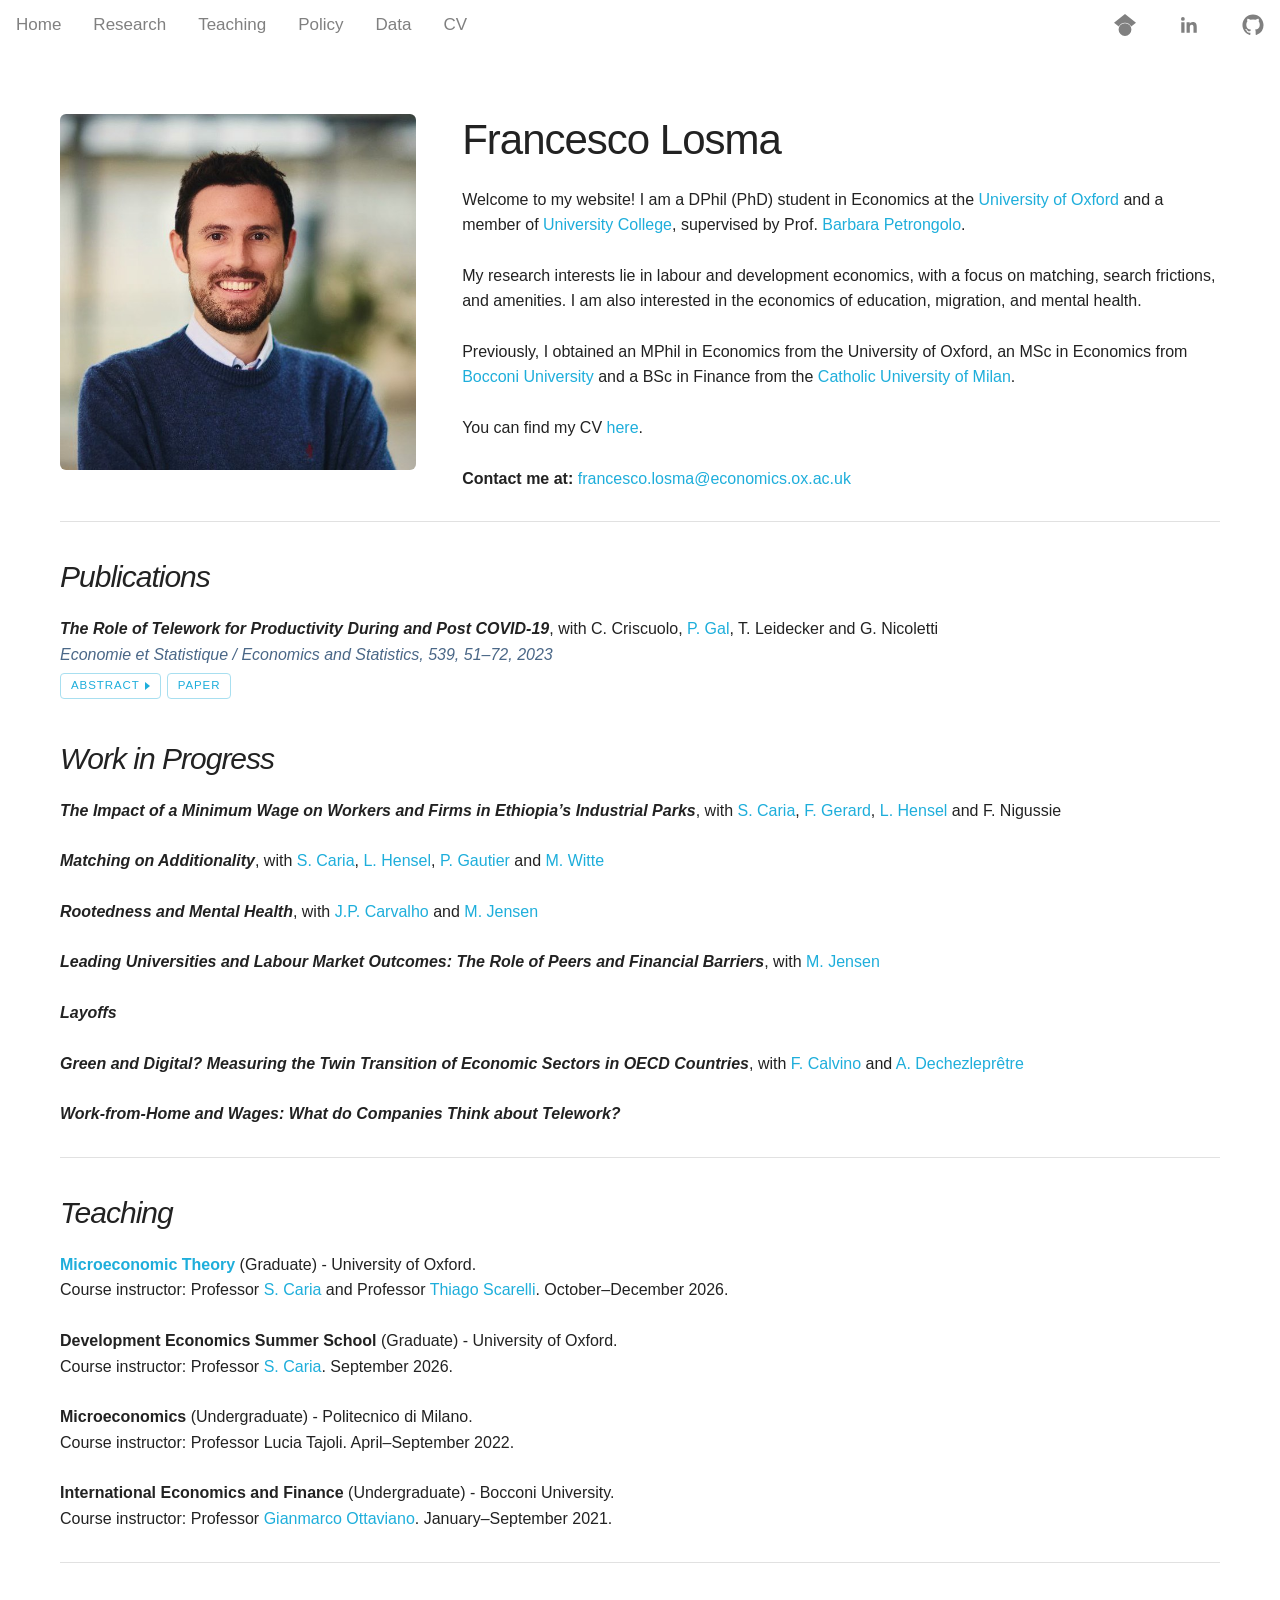
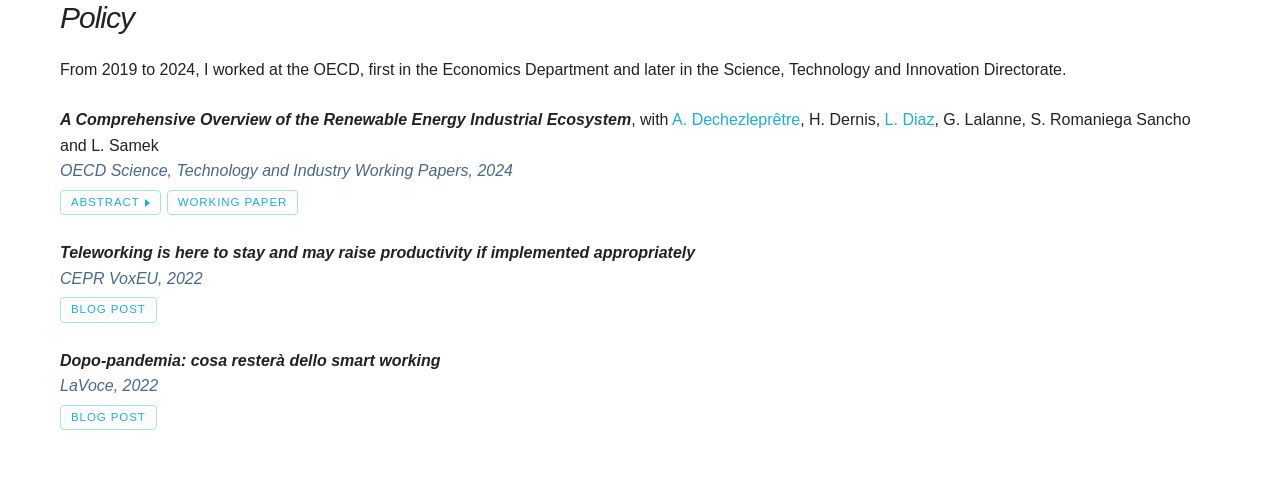
<file: index.html>
<!doctype html>
<html lang="en">
  <head>
    <meta charset="utf-8">
    <meta name="viewport" content="width=device-width, initial-scale=1">
    <title>Francesco Losma | Economics, University of Oxford</title>
    <meta name="description" content="Francesco Losma, DPhil student in Economics at the University of Oxford.">
    <meta name="author" content="Francesco Losma">
    <link rel="canonical" href="https://francescolosma.github.io/">
    <link rel="icon" href="favicon.svg" type="image/svg+xml">
    <link rel="stylesheet" href="styles.css">
  </head>
  <body>
    <header class="topnav">
      <nav class="nav-links" aria-label="Main">
        <a href="#home">Home</a>
        <a href="#research">Research</a>
        <a href="#teaching">Teaching</a>
        <a href="#policy">Policy</a>
        <a href="data.html">Data</a>
        <a href="files/CV.pdf" target="_blank" rel="noreferrer">CV</a>
      </nav>
      <!-- To add a profile, copy one <a> and change its link, label and icon (in both index.html and microeconomic-theory.html) -->
      <nav class="social-links" aria-label="Profiles">
        <a href="https://scholar.google.com/citations?user=Rabv2B8AAAAJ" aria-label="Google Scholar" target="_blank" rel="noreferrer">
          <svg aria-hidden="true" viewBox="0 0 24 24"><path d="M5.242 13.769 0 9.5 12 0l12 9.5-5.242 4.269C17.548 11.249 14.978 9.5 12 9.5c-2.977 0-5.548 1.748-6.758 4.269ZM12 10a7 7 0 1 0 0 14 7 7 0 0 0 0-14Z"/></svg>
        </a>
        <a href="https://www.linkedin.com/in/francesco-losma" aria-label="LinkedIn" target="_blank" rel="noreferrer">
          <svg aria-hidden="true" viewBox="0 0 24 24"><path d="M20.45 20.45h-3.56v-5.57c0-1.33-.02-3.04-1.85-3.04-1.85 0-2.14 1.45-2.14 2.94v5.67H9.35V9h3.41v1.56h.05c.48-.9 1.64-1.85 3.37-1.85 3.6 0 4.27 2.37 4.27 5.46v6.28ZM5.34 7.43a2.06 2.06 0 1 1 0-4.13 2.06 2.06 0 0 1 0 4.13ZM7.12 20.45H3.56V9h3.56v11.45Z"/></svg>
        </a>
        <a href="https://github.com/francescolosma" aria-label="GitHub" target="_blank" rel="noreferrer">
          <svg aria-hidden="true" viewBox="0 0 24 24"><path d="M12 .5C5.65.5.5 5.65.5 12c0 5.08 3.29 9.39 7.86 10.91.58.11.79-.25.79-.56v-1.97c-3.2.7-3.87-1.54-3.87-1.54-.52-1.33-1.28-1.69-1.28-1.69-1.04-.71.08-.7.08-.7 1.15.08 1.76 1.18 1.76 1.18 1.03 1.76 2.69 1.25 3.35.96.1-.74.4-1.25.73-1.54-2.55-.29-5.24-1.28-5.24-5.69 0-1.26.45-2.29 1.18-3.09-.12-.29-.51-1.46.11-3.05 0 0 .97-.31 3.17 1.18a11 11 0 0 1 5.77 0c2.2-1.49 3.17-1.18 3.17-1.18.63 1.59.23 2.76.11 3.05.74.8 1.18 1.83 1.18 3.09 0 4.42-2.69 5.39-5.25 5.68.41.36.78 1.06.78 2.14v3.17c0 .31.21.68.8.56A11.5 11.5 0 0 0 23.5 12C23.5 5.65 18.35.5 12 .5Z"/></svg>
        </a>
      </nav>
    </header>

    <main class="container">
      <section class="profile" id="home">
        <img class="profile-img" src="images/profile.jpg" alt="Portrait of Francesco Losma" width="620" height="620">
        <div class="bio">
          <h1>Francesco Losma</h1>
          <p>
            Welcome to my website! I am a DPhil (PhD) student in Economics at the
            <a href="https://www.economics.ox.ac.uk/">University of Oxford</a> and a member of
            <a href="https://www.univ.ox.ac.uk/">University College</a>, supervised by Prof.
            <a href="https://sites.google.com/site/barbarapetrongolo/">Barbara Petrongolo</a>.
          </p>
          <p>
            My research interests lie in labour and development economics, with a focus on matching,
            search frictions, and amenities. I am also interested in the economics of education,
            migration, and mental health.
          </p>
          <p>
            Previously, I obtained an MPhil in Economics from the University of Oxford, an MSc in Economics
            from <a href="https://www.unibocconi.it/en">Bocconi University</a> and a BSc in Finance from the
            <a href="https://www.unicatt.it/">Catholic University of Milan</a>.
          </p>
          <p>
            You can find my CV <a href="files/CV.pdf" target="_blank" rel="noreferrer">here</a>.
          </p>
          <p>
            <strong>Contact me at:</strong>
            <a href="mailto:francesco.losma@economics.ox.ac.uk">francesco.losma@economics.ox.ac.uk</a>
          </p>
        </div>
      </section>

      <hr>

      <section id="research">
        <!--
          One <article> per paper. Every line except the title is optional:

          <article class="paper">
            <p><strong><em>Paper Title</em></strong>, with <a href="https://coauthor.site">Coauthor Name</a> and Another Coauthor</p>
            <p class="status">Revise &amp; Resubmit at Journal Name</p>
            <div class="buttons">
              <button class="btn abstract-toggle" type="button" aria-expanded="false">Abstract</button>
              <a class="btn" href="files/paper.pdf" target="_blank" rel="noreferrer">Working Paper</a>
              <a class="btn" href="files/slides.pdf" target="_blank" rel="noreferrer">Slides</a>
            </div>
            <div class="abstract" hidden>
              <p>Abstract text.</p>
            </div>
            <p class="presented"><em>Presented at:</em> Seminar One (05/2026), Conference Two (09/2026)</p>
          </article>

          The Abstract button opens the <div class="abstract"> right after the buttons. It only shows
          once that abstract has text, so an empty one can stay until the abstract is ready.
          Any other button is an <a class="btn"> with its own label.
        -->
        <h2>Publications</h2>

        <article class="paper">
          <p><strong><em>The Role of Telework for Productivity During and Post COVID-19</em></strong>, with C. Criscuolo, <a href = "https://sites.google.com/site/petergalswebsite/">P. Gal</a>, T. Leidecker and G. Nicoletti</p>
          <p class="status">Economie et Statistique / Economics and Statistics, 539, 51&ndash;72, 2023</p>
          <div class="buttons">
            <button class="btn abstract-toggle" type="button" aria-expanded="false">Abstract</button>
            <a class="btn" href="https://doi.org/10.24187/ecostat.2023.539.2097" target="_blank" rel="noreferrer">Paper</a>
          </div>
          <div class="abstract" hidden>
            <p>Motivated by the sudden adoption of telework in the wake of the COVID-19 pandemic, the OECD Global Forum on Productivity (GFP) undertook an online survey among managers and workers in 25 countries about their experience and expectations on telework, with a particular focus on productivity and well-being aspects. Respondents had an overall positive assessment from teleworking both for firm performance and for well-being, and wish to increase the share of teleworkers from pre-crisis levels. On average, the ideal amount of telework is envisaged around 2-3 days per week, in line with the idea that the benefits (e.g. less commuting, fewer distractions) and costs (e.g. impaired communication and knowledge flows) are balanced at an intermediate level of telework intensity. Further adaptive changes from management are also needed, such as the coordination of schedules and further investments in ICT tools and skills.</p>
          </div>
        </article>

        <h2>Work in Progress</h2>

        <article class="paper">
          <p><strong><em>The Impact of a Minimum Wage on Workers and Firms in Ethiopia&rsquo;s Industrial Parks</em></strong>, with <a href="https://www.stefanocaria.com/">S. Caria</a>, <a href = "https://sites.google.com/site/fransgerard/home">F. Gerard</a>, <a href = "https://lukashensel.com/">L. Hensel</a> and F. Nigussie</p>
          <div class="buttons">
            <button class="btn abstract-toggle" type="button" aria-expanded="false">Abstract</button>
          </div>
          <div class="abstract" hidden>
            <p><!-- paste the abstract here --></p>
          </div>
        </article>

        <article class="paper">
          <p><strong><em>Matching on Additionality</em></strong>, with <a href="https://www.stefanocaria.com/">S. Caria</a>, <a href = "https://lukashensel.com/">L. Hensel</a>, <a href = "https://sites.google.com/site/pietgautier/">P. Gautier</a> and <a href = "https://www.marcwitte.com/">M. Witte</a></p>
          <div class="buttons">
            <button class="btn abstract-toggle" type="button" aria-expanded="false">Abstract</button>
          </div>
          <div class="abstract" hidden>
            <p><!-- paste the abstract here --></p>
          </div>
        </article>

        <article class="paper">
          <p><strong><em>Rootedness and Mental Health</em></strong>, with <a href = "https://jeanpaulcarvalho.com/">J.P. Carvalho</a> and <a href = "https://fjaellegaard.com/">M. Jensen</a></p>
          <div class="buttons">
            <button class="btn abstract-toggle" type="button" aria-expanded="false">Abstract</button>
          </div>
          <div class="abstract" hidden>
            <p><!-- paste the abstract here --></p>
          </div>
        </article>

        <article class="paper">
          <p><strong><em>Leading Universities and Labour Market Outcomes: The Role of Peers and Financial Barriers</em></strong>, with <a href = "https://fjaellegaard.com/">M. Jensen</a></p>
          <div class="buttons">
            <button class="btn abstract-toggle" type="button" aria-expanded="false">Abstract</button>
          </div>
          <div class="abstract" hidden>
            <p><!-- paste the abstract here --></p>
          </div>
        </article>

        <article class="paper">
          <p><strong><em>Layoffs</em></strong></p>
          <div class="buttons">
            <button class="btn abstract-toggle" type="button" aria-expanded="false">Abstract</button>
          </div>
          <div class="abstract" hidden>
            <p><!-- paste the abstract here --></p>
          </div>
        </article>

        <article class="paper">
          <p><strong><em>Green and Digital? Measuring the Twin Transition of Economic Sectors in OECD Countries</em></strong>, with <a href = "https://sites.google.com/view/flaviocalvino">F. Calvino</a> and <a href = "https://antoinedechezlepretre.github.io/">A. Dechezlepr&ecirc;tre</a></p>
          <div class="buttons">
            <button class="btn abstract-toggle" type="button" aria-expanded="false">Abstract</button>
          </div>
          <div class="abstract" hidden>
            <p><!-- paste the abstract here --></p>
          </div>
        </article>

        <article class="paper">
          <p><strong><em>Work-from-Home and Wages: What do Companies Think about Telework?</em></strong></p>
          <div class="buttons">
            <button class="btn abstract-toggle" type="button" aria-expanded="false">Abstract</button>
          </div>
          <div class="abstract" hidden>
            <p><!-- paste the abstract here --></p>
          </div>
        </article>
      </section>

      <hr>

      <section id="teaching">
        <h2>Teaching</h2>

        <p>
          <strong><a href="microeconomic-theory.html">Microeconomic Theory</a></strong> (Graduate) - University of Oxford.<br>
          Course instructor: Professor <a href="https://www.stefanocaria.com/">S. Caria</a> and Professor <a href="https://thiagoscarelli.github.io/">Thiago Scarelli</a>. October&ndash;December 2026.
        </p>

        <p>
          <strong>Development Economics Summer School</strong> (Graduate) - University of Oxford.<br>
          Course instructor: Professor <a href="https://www.stefanocaria.com/">S. Caria</a>. September 2026.
        </p>

        <p>
          <strong>Microeconomics</strong> (Undergraduate) - Politecnico di Milano.<br>
          Course instructor: Professor Lucia Tajoli. April&ndash;September 2022.
        </p>

        <p>
          <strong>International Economics and Finance</strong> (Undergraduate) - Bocconi University.<br>
          Course instructor: Professor <a href = "https://sites.google.com/view/gipottaviano">Gianmarco Ottaviano</a>. January&ndash;September 2021.
        </p>
      </section>

      <hr>

      <section id="policy">
        <h2>Policy</h2>

        <p>
          From 2019 to 2024, I worked at the OECD, first in the Economics Department and later in the Science, Technology and Innovation Directorate.
        </p>

        <article class="paper">
          <p>
            <strong><em>A Comprehensive Overview of the Renewable Energy Industrial Ecosystem</em></strong>, with <a href="https://antoinedechezlepretre.github.io/">A. Dechezlepr&ecirc;tre</a>,
            H. Dernis, <a href="https://sites.google.com/view/luis-diaz-pavez">L. Diaz</a>, G. Lalanne, S. Romaniega Sancho and L. Samek
          </p>
          <p class="status">OECD Science, Technology and Industry Working Papers, 2024</p>
          <div class="buttons">
            <button class="btn abstract-toggle" type="button" aria-expanded="false">Abstract</button>
            <a class="btn" href="https://doi.org/10.1787/94dce592-en" target="_blank" rel="noreferrer">Working Paper</a>
          </div>
          <div class="abstract" hidden>
            <p>While renewable energy adoption has accelerated globally, significant challenges remain in meeting ambitious deployment targets. This paper analyses bottlenecks in the renewable energy ecosystem and explores policy solutions by examining trade, innovation, M&A, jobs, and skills data. The analysis reveals three key findings: first, the renewable energy ecosystem spans multiple sectors beyond electricity production, with machinery, computer and electronics, and scientific and technical activities playing central roles in innovation activity and job creation; second, supply chain concentration is increasing for both capital goods and critical raw materials, creating dependencies on key supplier countries; and third, while innovation offers a pathway to address these dependencies through developing leading-edge manufacturing capabilities and material substitutes, patenting activity in renewable technologies is declining. Additionally, the sector faces potential skills shortages in engineering and technical trades. The findings suggest successful renewable energy deployment requires coordinated policy approaches addressing innovation support, supply chain resilience, and workforce development.</p>
          </div>
        </article>

        <article class="paper">
          <p><strong><em>Teleworking is here to stay and may raise productivity if implemented appropriately</em></strong></p>
          <p class="status">CEPR VoxEU, 2022</p>
          <div class="buttons">
            <a class="btn" href="https://cepr.org/voxeu/columns/teleworking-here-stay-and-may-raise-productivity-if-implemented-appropriately" target="_blank" rel="noreferrer">Blog Post</a>
          </div>
        </article>

        <article class="paper">
          <p><strong><em>Dopo-pandemia: cosa rester&agrave; dello smart working</em></strong></p>
          <p class="status">LaVoce, 2022</p>
          <div class="buttons">
            <a class="btn" href="https://lavoce.info/archives/94316/dopo-pandemia-cosa-restera-dello-smart-working/" target="_blank" rel="noreferrer">Blog Post</a>
          </div>
        </article>
      </section>
    </main>

    <script src="site.js"></script>
  </body>
</html>
</file>
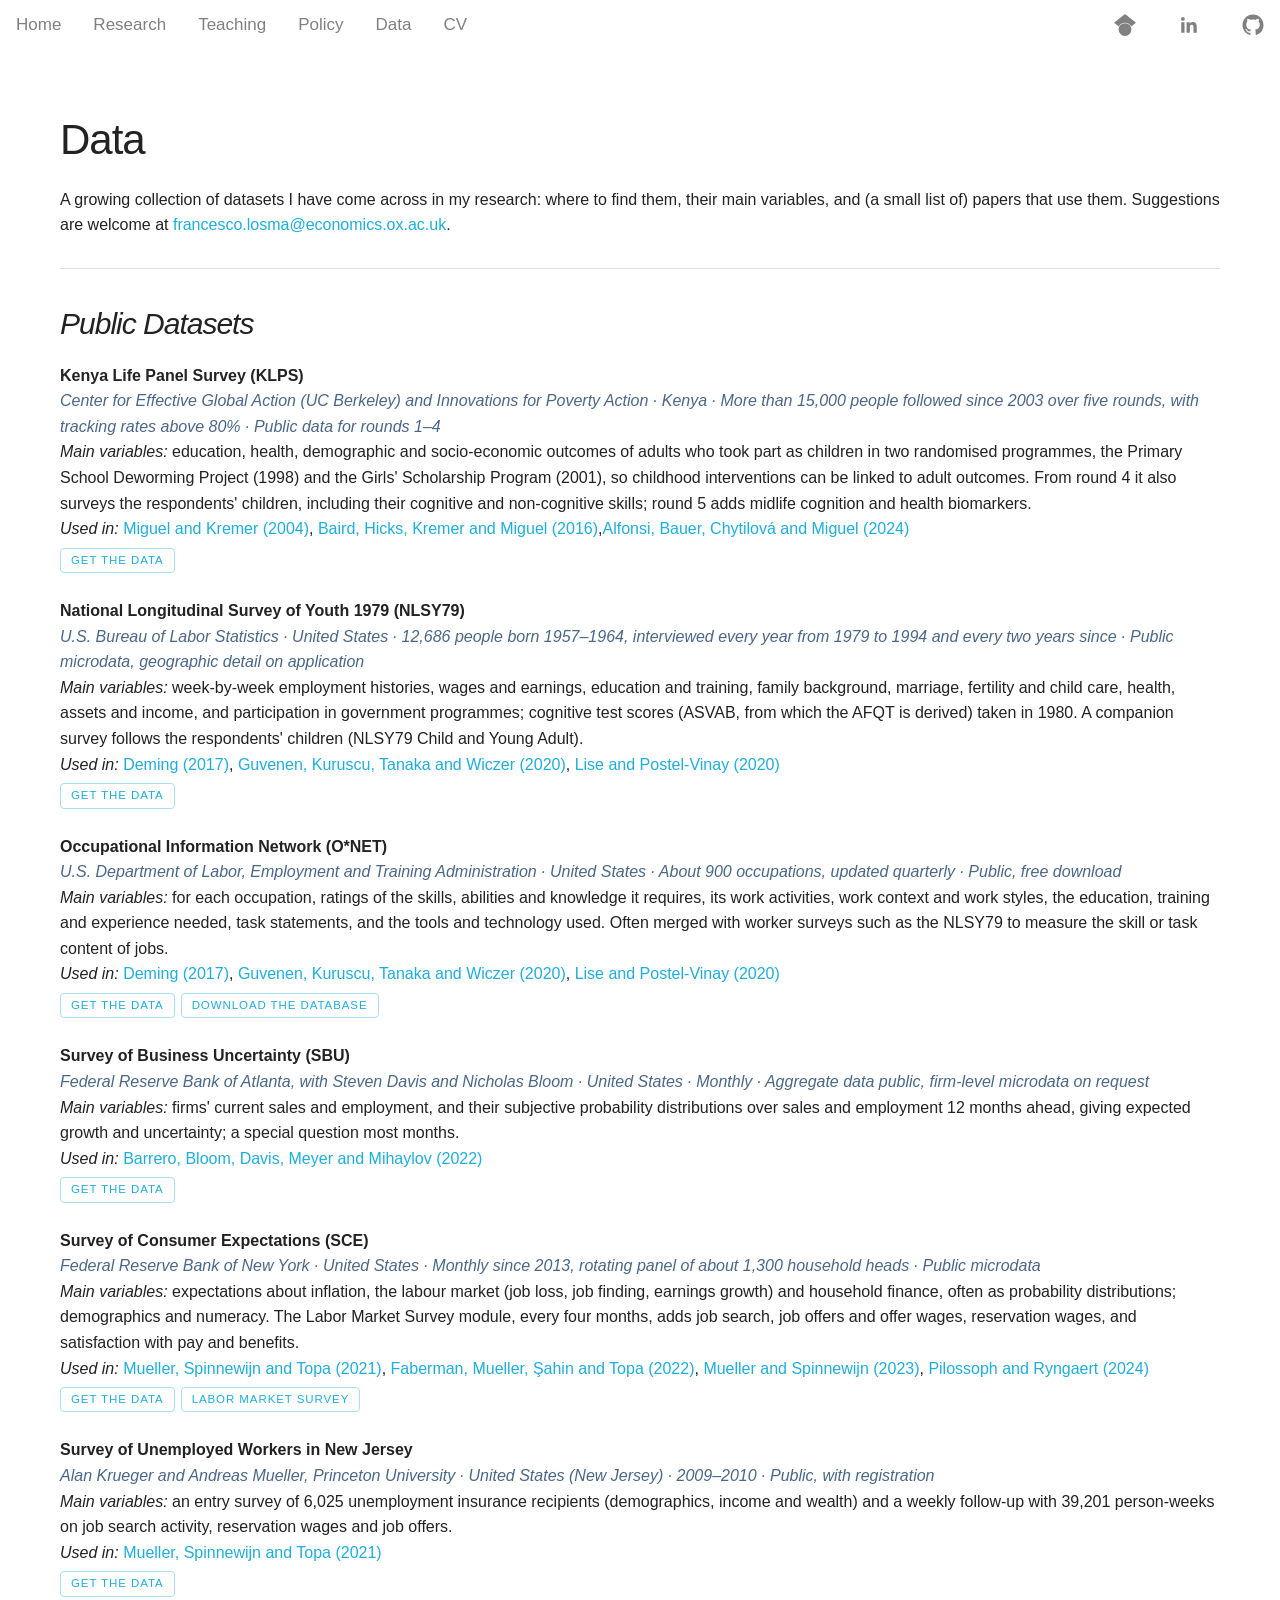
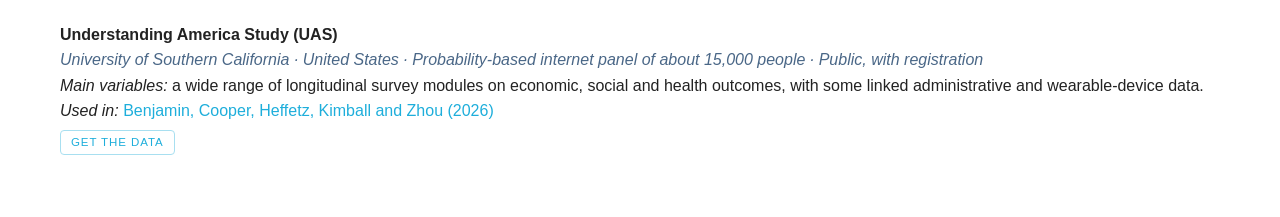
<file: data.html>
<!doctype html>
<html lang="en">
  <head>
    <meta charset="utf-8">
    <meta name="viewport" content="width=device-width, initial-scale=1">
    <title>Data | Francesco Losma</title>
    <meta name="description" content="Datasets for economics research: where to find them, their main variables, and papers that use them.">
    <meta name="author" content="Francesco Losma">
    <link rel="canonical" href="https://francescolosma.github.io/data.html">
    <link rel="icon" href="favicon.svg" type="image/svg+xml">
    <link rel="stylesheet" href="styles.css">
  </head>
  <body>
    <!-- Same menu as index.html; if you change one, change both -->
    <header class="topnav">
      <nav class="nav-links" aria-label="Main">
        <a href="index.html">Home</a>
        <a href="index.html#research">Research</a>
        <a href="index.html#teaching">Teaching</a>
        <a href="index.html#policy">Policy</a>
        <a href="data.html">Data</a>
        <a href="files/CV.pdf" target="_blank" rel="noreferrer">CV</a>
      </nav>
      <nav class="social-links" aria-label="Profiles">
        <a href="https://scholar.google.com/citations?user=Rabv2B8AAAAJ" aria-label="Google Scholar" target="_blank" rel="noreferrer">
          <svg aria-hidden="true" viewBox="0 0 24 24"><path d="M5.242 13.769 0 9.5 12 0l12 9.5-5.242 4.269C17.548 11.249 14.978 9.5 12 9.5c-2.977 0-5.548 1.748-6.758 4.269ZM12 10a7 7 0 1 0 0 14 7 7 0 0 0 0-14Z"/></svg>
        </a>
        <a href="https://www.linkedin.com/in/francesco-losma" aria-label="LinkedIn" target="_blank" rel="noreferrer">
          <svg aria-hidden="true" viewBox="0 0 24 24"><path d="M20.45 20.45h-3.56v-5.57c0-1.33-.02-3.04-1.85-3.04-1.85 0-2.14 1.45-2.14 2.94v5.67H9.35V9h3.41v1.56h.05c.48-.9 1.64-1.85 3.37-1.85 3.6 0 4.27 2.37 4.27 5.46v6.28ZM5.34 7.43a2.06 2.06 0 1 1 0-4.13 2.06 2.06 0 0 1 0 4.13ZM7.12 20.45H3.56V9h3.56v11.45Z"/></svg>
        </a>
        <a href="https://github.com/francescolosma" aria-label="GitHub" target="_blank" rel="noreferrer">
          <svg aria-hidden="true" viewBox="0 0 24 24"><path d="M12 .5C5.65.5.5 5.65.5 12c0 5.08 3.29 9.39 7.86 10.91.58.11.79-.25.79-.56v-1.97c-3.2.7-3.87-1.54-3.87-1.54-.52-1.33-1.28-1.69-1.28-1.69-1.04-.71.08-.7.08-.7 1.15.08 1.76 1.18 1.76 1.18 1.03 1.76 2.69 1.25 3.35.96.1-.74.4-1.25.73-1.54-2.55-.29-5.24-1.28-5.24-5.69 0-1.26.45-2.29 1.18-3.09-.12-.29-.51-1.46.11-3.05 0 0 .97-.31 3.17 1.18a11 11 0 0 1 5.77 0c2.2-1.49 3.17-1.18 3.17-1.18.63 1.59.23 2.76.11 3.05.74.8 1.18 1.83 1.18 3.09 0 4.42-2.69 5.39-5.25 5.68.41.36.78 1.06.78 2.14v3.17c0 .31.21.68.8.56A11.5 11.5 0 0 0 23.5 12C23.5 5.65 18.35.5 12 .5Z"/></svg>
        </a>
      </nav>
    </header>

    <main class="container">
      <h1>Data</h1>
      <p>
        A growing collection of datasets I have come across in my research: where to find them,
        their main variables, and (a small list of) papers that use them. Suggestions are welcome at
        <a href="mailto:francesco.losma@economics.ox.ac.uk">francesco.losma@economics.ox.ac.uk</a>.
      </p>

      <hr>

      <section id="datasets">
        <h2>Public Datasets</h2>
        <!--
          One <article> per dataset, in alphabetical order. Every line except the name is optional:

          <article class="paper" id="short-name">
            <p><strong>Dataset Name (ACRONYM)</strong></p>
            <p class="status">Provider &middot; Country &middot; Years or frequency &middot; How to access it</p>
            <p><em>Main variables:</em> ...</p>
            <p><em>Used in:</em> <a href="https://doi.org/...">Author and Author (2024)</a>, <a href="https://doi.org/...">Author et al. (2022)</a></p>
            <div class="buttons">
              <a class="btn" href="https://...">Get the data</a>
            </div>
          </article>
        -->

        <article class="paper" id="klps">
          <p><strong>Kenya Life Panel Survey (KLPS)</strong></p>
          <p class="status">Center for Effective Global Action (UC Berkeley) and Innovations for Poverty Action &middot; Kenya &middot; More than 15,000 people followed since 2003 over five rounds, with tracking rates above 80% &middot; Public data for rounds 1&ndash;4</p>
          <p><em>Main variables:</em> education, health, demographic and socio-economic outcomes of adults who took part as children in two randomised programmes, the Primary School Deworming Project (1998) and the Girls' Scholarship Program (2001), so childhood interventions can be linked to adult outcomes. From round 4 it also surveys the respondents' children, including their cognitive and non-cognitive skills; round 5 adds midlife cognition and health biomarkers.</p>
          <p><em>Used in:</em> <a href="https://doi.org/10.1111/j.1468-0262.2004.00481.x">Miguel and Kremer (2004)</a>, <a href="https://doi.org/10.1093/qje/qjw022">Baird, Hicks, Kremer and Miguel (2016)</a>,<a href="https://doi.org/10.1016/j.jdeveco.2023.103215">Alfonsi, Bauer, Chytilov&aacute; and Miguel (2024)</a></p>
          <div class="buttons">
            <a class="btn" href="https://cega.berkeley.edu/klps/data/">Get the data</a>
          </div>
        </article>

        <article class="paper" id="nlsy79">
          <p><strong>National Longitudinal Survey of Youth 1979 (NLSY79)</strong></p>
          <p class="status">U.S. Bureau of Labor Statistics &middot; United States &middot; 12,686 people born 1957&ndash;1964, interviewed every year from 1979 to 1994 and every two years since &middot; Public microdata, geographic detail on application</p>
          <p><em>Main variables:</em> week-by-week employment histories, wages and earnings, education and training, family background, marriage, fertility and child care, health, assets and income, and participation in government programmes; cognitive test scores (ASVAB, from which the AFQT is derived) taken in 1980. A companion survey follows the respondents' children (NLSY79 Child and Young Adult).</p>
          <p><em>Used in:</em> <a href="https://doi.org/10.1093/qje/qjx022">Deming (2017)</a>, <a href="https://doi.org/10.1257/mac.20160241">Guvenen, Kuruscu, Tanaka and Wiczer (2020)</a>, <a href="https://doi.org/10.1257/aer.20162002">Lise and Postel-Vinay (2020)</a></p>
          <div class="buttons">
            <a class="btn" href="https://www.nlsinfo.org/content/cohorts/nlsy79">Get the data</a>
          </div>
        </article>

        <article class="paper" id="onet">
          <p><strong>Occupational Information Network (O*NET)</strong></p>
          <p class="status">U.S. Department of Labor, Employment and Training Administration &middot; United States &middot; About 900 occupations, updated quarterly &middot; Public, free download</p>
          <p><em>Main variables:</em> for each occupation, ratings of the skills, abilities and knowledge it requires, its work activities, work context and work styles, the education, training and experience needed, task statements, and the tools and technology used. Often merged with worker surveys such as the NLSY79 to measure the skill or task content of jobs.</p>
          <p><em>Used in:</em> <a href="https://doi.org/10.1093/qje/qjx022">Deming (2017)</a>, <a href="https://doi.org/10.1257/mac.20160241">Guvenen, Kuruscu, Tanaka and Wiczer (2020)</a>, <a href="https://doi.org/10.1257/aer.20162002">Lise and Postel-Vinay (2020)</a></p>
          <div class="buttons">
            <a class="btn" href="https://www.onetonline.org/">Get the data</a>
            <a class="btn" href="https://www.onetcenter.org/database.html">Download the database</a>
          </div>
        </article>

        <article class="paper" id="sbu">
          <p><strong>Survey of Business Uncertainty (SBU)</strong></p>
          <p class="status">Federal Reserve Bank of Atlanta, with Steven Davis and Nicholas Bloom &middot; United States &middot; Monthly &middot; Aggregate data public, firm-level microdata on request</p>
          <p><em>Main variables:</em> firms' current sales and employment, and their subjective probability distributions over sales and employment 12 months ahead, giving expected growth and uncertainty; a special question most months.</p>
          <p><em>Used in:</em> <a href="https://doi.org/10.3386/w30197">Barrero, Bloom, Davis, Meyer and Mihaylov (2022)</a></p>
          <div class="buttons">
            <a class="btn" href="https://www.atlantafed.org/research/surveys/business-uncertainty">Get the data</a>
          </div>
        </article>

        <article class="paper" id="sce">
          <p><strong>Survey of Consumer Expectations (SCE)</strong></p>
          <p class="status">Federal Reserve Bank of New York &middot; United States &middot; Monthly since 2013, rotating panel of about 1,300 household heads &middot; Public microdata</p>
          <p><em>Main variables:</em> expectations about inflation, the labour market (job loss, job finding, earnings growth) and household finance, often as probability distributions; demographics and numeracy. The Labor Market Survey module, every four months, adds job search, job offers and offer wages, reservation wages, and satisfaction with pay and benefits.</p>
          <p><em>Used in:</em> <a href="https://doi.org/10.1257/aer.20190808">Mueller, Spinnewijn and Topa (2021)</a>, <a href="https://doi.org/10.3982/ECTA18582">Faberman, Mueller, &#350;ahin and Topa (2022)</a>, <a href="https://doi.org/10.1016/B978-0-12-822927-9.00030-6">Mueller and Spinnewijn (2023)</a>, <a href="https://doi.org/10.3386/w33042">Pilossoph and Ryngaert (2024)</a></p>
          <div class="buttons">
            <a class="btn" href="https://www.newyorkfed.org/microeconomics/sce">Get the data</a>
            <a class="btn" href="https://www.newyorkfed.org/microeconomics/sce/labor">Labor Market Survey</a>
          </div>
        </article>

        <article class="paper" id="nj-unemployed">
          <p><strong>Survey of Unemployed Workers in New Jersey</strong></p>
          <p class="status">Alan Krueger and Andreas Mueller, Princeton University &middot; United States (New Jersey) &middot; 2009&ndash;2010 &middot; Public, with registration</p>
          <p><em>Main variables:</em> an entry survey of 6,025 unemployment insurance recipients (demographics, income and wealth) and a weekly follow-up with 39,201 person-weeks on job search activity, reservation wages and job offers.</p>
          <p><em>Used in:</em> <a href="https://doi.org/10.1257/aer.20190808">Mueller, Spinnewijn and Topa (2021)</a></p>
          <div class="buttons">
            <a class="btn" href="https://oprdata.princeton.edu/Archive/NJUI">Get the data</a>
          </div>
        </article>

        <article class="paper" id="uas">
          <p><strong>Understanding America Study (UAS)</strong></p>
          <p class="status">University of Southern California &middot; United States &middot; Probability-based internet panel of about 15,000 people &middot; Public, with registration</p>
          <p><em>Main variables:</em> a wide range of longitudinal survey modules on economic, social and health outcomes, with some linked administrative and wearable-device data.</p>
          <p><em>Used in:</em> <a href="https://doi.org/10.3386/w35925">Benjamin, Cooper, Heffetz, Kimball and Zhou (2026)</a></p>
          <div class="buttons">
            <a class="btn" href="https://uasdata.usc.edu/">Get the data</a>
          </div>
        </article>
      </section>

    </main>

    <script src="site.js"></script>
  </body>
</html>
</file>
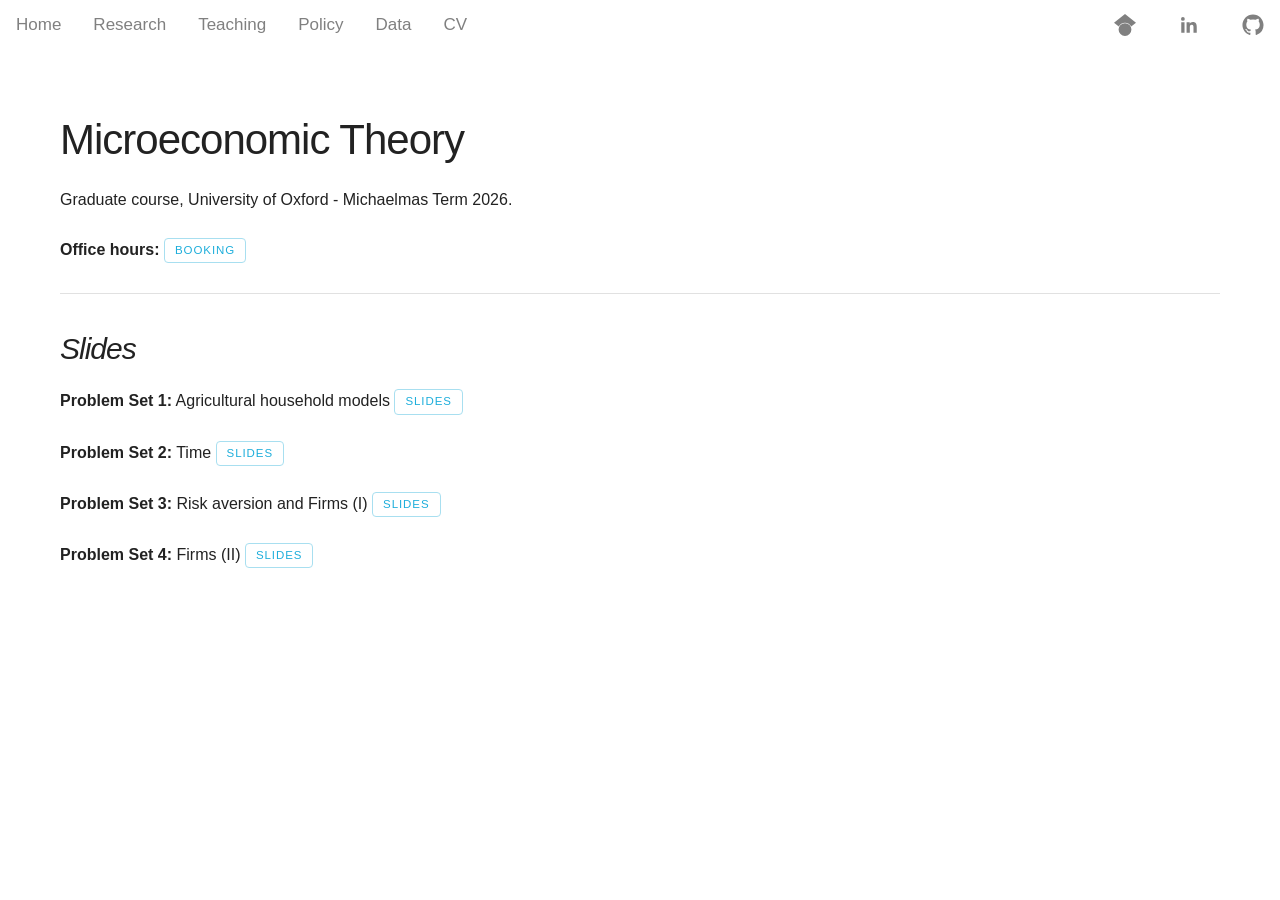
<file: microeconomic-theory.html>
<!doctype html>
<html lang="en">
  <head>
    <meta charset="utf-8">
    <meta name="viewport" content="width=device-width, initial-scale=1">
    <title>Microeconomic Theory | Francesco Losma</title>
    <meta name="description" content="Slides and material for the graduate Microeconomic Theory course at the University of Oxford.">
    <meta name="author" content="Francesco Losma">
    <link rel="canonical" href="https://francescolosma.github.io/microeconomic-theory.html">
    <link rel="icon" href="favicon.svg" type="image/svg+xml">
    <link rel="stylesheet" href="styles.css">
  </head>
  <body>
    <!-- Same menu as index.html; if you change one, change both -->
    <header class="topnav">
      <nav class="nav-links" aria-label="Main">
        <a href="index.html">Home</a>
        <a href="index.html#research">Research</a>
        <a href="index.html#teaching">Teaching</a>
        <a href="index.html#policy">Policy</a>
        <a href="data.html">Data</a>
        <a href="files/CV.pdf" target="_blank" rel="noreferrer">CV</a>
      </nav>
      <nav class="social-links" aria-label="Profiles">
        <a href="https://scholar.google.com/citations?user=Rabv2B8AAAAJ" aria-label="Google Scholar" target="_blank" rel="noreferrer">
          <svg aria-hidden="true" viewBox="0 0 24 24"><path d="M5.242 13.769 0 9.5 12 0l12 9.5-5.242 4.269C17.548 11.249 14.978 9.5 12 9.5c-2.977 0-5.548 1.748-6.758 4.269ZM12 10a7 7 0 1 0 0 14 7 7 0 0 0 0-14Z"/></svg>
        </a>
        <a href="https://www.linkedin.com/in/francesco-losma" aria-label="LinkedIn" target="_blank" rel="noreferrer">
          <svg aria-hidden="true" viewBox="0 0 24 24"><path d="M20.45 20.45h-3.56v-5.57c0-1.33-.02-3.04-1.85-3.04-1.85 0-2.14 1.45-2.14 2.94v5.67H9.35V9h3.41v1.56h.05c.48-.9 1.64-1.85 3.37-1.85 3.6 0 4.27 2.37 4.27 5.46v6.28ZM5.34 7.43a2.06 2.06 0 1 1 0-4.13 2.06 2.06 0 0 1 0 4.13ZM7.12 20.45H3.56V9h3.56v11.45Z"/></svg>
        </a>
        <a href="https://github.com/francescolosma" aria-label="GitHub" target="_blank" rel="noreferrer">
          <svg aria-hidden="true" viewBox="0 0 24 24"><path d="M12 .5C5.65.5.5 5.65.5 12c0 5.08 3.29 9.39 7.86 10.91.58.11.79-.25.79-.56v-1.97c-3.2.7-3.87-1.54-3.87-1.54-.52-1.33-1.28-1.69-1.28-1.69-1.04-.71.08-.7.08-.7 1.15.08 1.76 1.18 1.76 1.18 1.03 1.76 2.69 1.25 3.35.96.1-.74.4-1.25.73-1.54-2.55-.29-5.24-1.28-5.24-5.69 0-1.26.45-2.29 1.18-3.09-.12-.29-.51-1.46.11-3.05 0 0 .97-.31 3.17 1.18a11 11 0 0 1 5.77 0c2.2-1.49 3.17-1.18 3.17-1.18.63 1.59.23 2.76.11 3.05.74.8 1.18 1.83 1.18 3.09 0 4.42-2.69 5.39-5.25 5.68.41.36.78 1.06.78 2.14v3.17c0 .31.21.68.8.56A11.5 11.5 0 0 0 23.5 12C23.5 5.65 18.35.5 12 .5Z"/></svg>
        </a>
      </nav>
    </header>

    <main class="container">
      <h1>Microeconomic Theory</h1>
      <p>
        Graduate course, University of Oxford - Michaelmas Term 2026.
      </p>
      <p><strong>Office hours:</strong> <a class="btn" href="https://calendly.com/franci-losma/microeconomic-theory-office-hours">Booking</a></p>

      <hr>

      <section id="slides">
        <h2>Slides</h2>
        <!--
          Each Slides button is the deck's Dropbox link, so it always opens the latest compiled version.
          To add a presentation: in Finder, right-click the PDF in Dropbox > Copy Dropbox Link,
          copy a line below, paste the link as the href, and change "dl=0" at its end to "raw=1"
          (so it opens as a plain PDF instead of the Dropbox preview page).
        -->
        <p><strong>Problem Set 1:</strong> Agricultural household models <a href="https://www.dropbox.com/scl/fi/y4i8cjt4k6hyx02ec90fr/PS1_Tutorial.pdf?rlkey=o2o88ggf5q47dvuvwpxgzubrq&raw=1" class="btn" target="_blank" rel="noreferrer">Slides</a></p>
        <p><strong>Problem Set 2:</strong> Time <a href="https://www.dropbox.com/scl/fi/hvci2nk4kv8x74okdpgx3/PS2_Tutorial.pdf?rlkey=ew337hpxh4nf26gudl5g54k4t&raw=1" class="btn" target="_blank" rel="noreferrer">Slides</a></p>
        <p><strong>Problem Set 3:</strong> Risk aversion and Firms (I) <a href= "https://www.dropbox.com/scl/fi/x24rpxzy9fsyydvqzztoe/PS3_Tutorial.pdf?rlkey=81i7jrnvmt8rnqvgw10z2gayq&raw=1" class="btn" target="_blank" rel="noreferrer">Slides</a></p>
        <p><strong>Problem Set 4:</strong> Firms (II) <a href= "https://www.dropbox.com/scl/fi/ldzp6cpj45cdw5qliiqzm/PS4_Tutorial.pdf?rlkey=3ajevnglc7zykhapt4tkluj1i&raw=1" class="btn" target="_blank" rel="noreferrer">Slides</a></p>
      </section>
    </main>

    <script src="site.js"></script>
  </body>
</html>
</file>
<file: styles.css>
:root {
  --text: #222;
  --muted: #808080;
  --link: #1eaedb;
  --link-hover: #0fa0ce;
  --status: #4a6787;
  --btn-border: #a8dff0;
  --line: #e1e1e1;
  --nav-hover: #ddd;
}

* {
  box-sizing: border-box;
}

html {
  scroll-behavior: smooth;
}

body {
  margin: 0;
  background: #fff;
  color: var(--text);
  font-family: "Helvetica Neue", Helvetica, Arial, sans-serif;
  font-size: 16px;
  font-weight: 300;
  line-height: 1.6;
  overflow-wrap: break-word;
}

a {
  color: var(--link);
  text-decoration: none;
}

a:hover,
a:focus {
  color: var(--link-hover);
}

strong {
  font-weight: 700;
}

p {
  margin: 0 0 25px;
}

hr {
  margin: 30px 0 35px;
  border: 0;
  border-top: 1px solid var(--line);
}

/* ---------- Top bar ---------- */

.topnav {
  display: flex;
  flex-wrap: wrap;
  justify-content: space-between;
  align-items: center;
}

.nav-links,
.social-links {
  display: flex;
  flex-wrap: wrap;
}

.social-links {
  gap: 10px;
}

.topnav a {
  padding: 14px 16px;
  color: var(--muted);
  font-size: 17px;
  line-height: 1.2;
}

.topnav a:hover,
.topnav a:focus {
  background: var(--nav-hover);
  color: #000;
}

.social-links a {
  display: flex;
  align-items: center;
}

.social-links svg {
  width: 22px;
  height: 22px;
  fill: currentColor;
}

/* ---------- Page ---------- */

.container {
  max-width: 1200px;
  margin: 0 auto;
  padding: clamp(24px, 5vw, 72px) 20px 60px;
}

/* photo on the left, name and bio on the right */
.profile {
  display: grid;
  grid-template-columns: 30.667% 1fr;
  gap: 4%;
  align-items: start;
}

.profile-img {
  display: block;
  width: 100%;
  height: auto;
  border-radius: 6px;
}

h1 {
  margin: 0 0 20px;
  font-size: 42px;
  font-weight: 300;
  line-height: 1.25;
  letter-spacing: -1px;
}

.bio p:last-child {
  margin-bottom: 0;
}

h2 {
  margin: 0 0 20px;
  font-size: 30px;
  font-style: italic;
  font-weight: 300;
  line-height: 1.3;
  letter-spacing: -1px;
}

* + h2 {
  margin-top: 40px;
}

section > :last-child {
  margin-bottom: 0;
}

/* ---------- Papers ---------- */

.paper {
  margin-bottom: 25px;
}

.paper p {
  margin: 0;
}

.status {
  color: var(--status);
  font-style: italic;
}

/* a row of buttons under a paper: Abstract, Paper, Slides, ... */
.buttons {
  display: flex;
  flex-wrap: wrap;
  gap: 6px;
  margin: 6px 0 2px;
}

.btn {
  display: inline-flex;
  align-items: center;
  gap: 5px;
  padding: 3px 10px;
  border: 1px solid var(--btn-border);
  border-radius: 4px;
  background: #fff;
  color: var(--link);
  font: inherit;
  font-size: 11.5px;
  font-weight: 500;
  line-height: 1.5;
  letter-spacing: 0.08em;
  text-transform: uppercase;
  vertical-align: 1px;
  cursor: pointer;
  transition: background-color 0.15s, border-color 0.15s, color 0.15s;
}

.btn:hover,
.btn:focus-visible,
.btn[aria-expanded="true"] {
  border-color: var(--link);
  background: var(--link);
  color: #fff;
}

/* the arrow on the Abstract button turns when the abstract is open */
.abstract-toggle::after {
  content: "";
  width: 0;
  height: 0;
  border-top: 4px solid transparent;
  border-bottom: 4px solid transparent;
  border-left: 5px solid currentColor;
  transition: transform 0.15s;
}

.abstract-toggle[aria-expanded="true"]::after {
  transform: rotate(90deg);
}

.abstract {
  margin: 10px 0 4px;
  padding-left: 14px;
  border-left: 2px solid var(--line);
  color: #444;
  font-size: 15px;
}

.abstract p {
  text-align: justify;
}

.presented {
  font-size: 14px;
  line-height: 1.85;
}

/* ---------- Phones ---------- */

@media (max-width: 750px) {
  .profile {
    grid-template-columns: 1fr;
    gap: 20px;
  }

  h1 {
    font-size: 36px;
  }

  .topnav a {
    padding: 12px 10px;
  }
}
</file>
